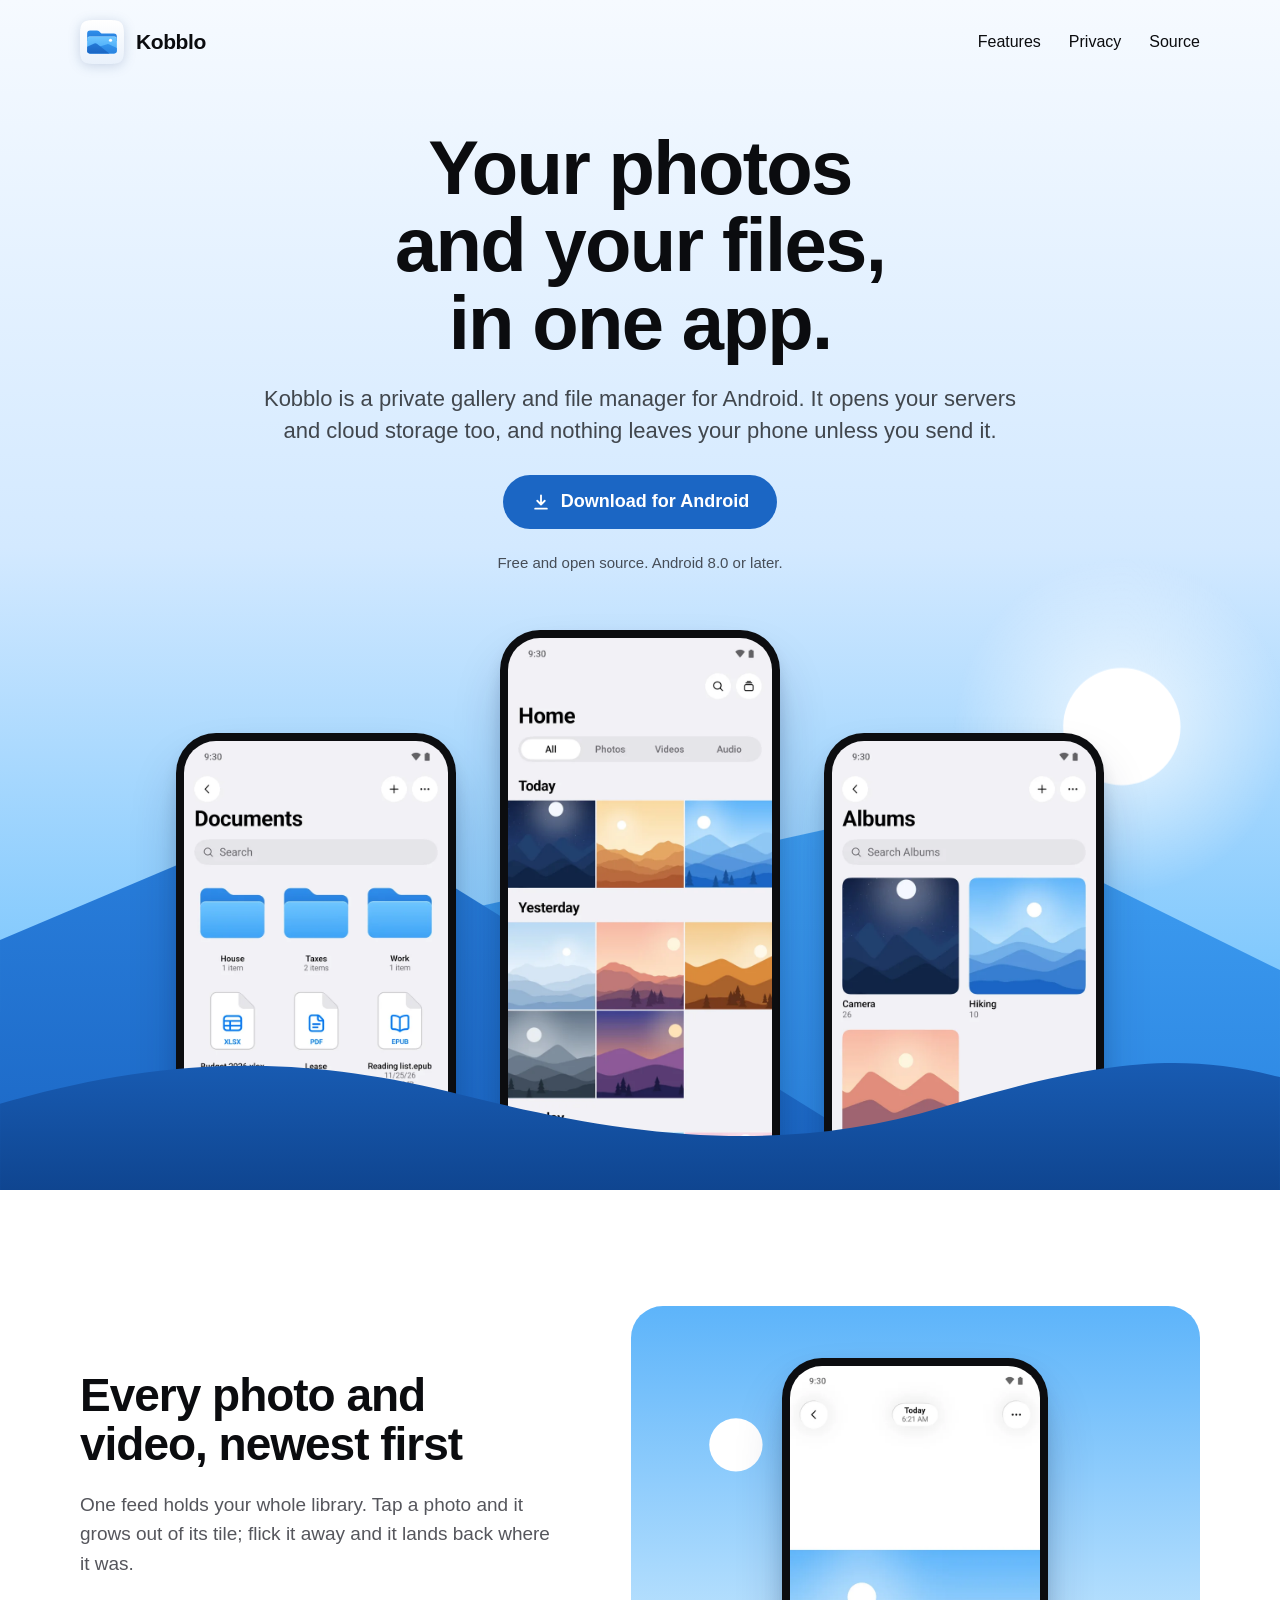
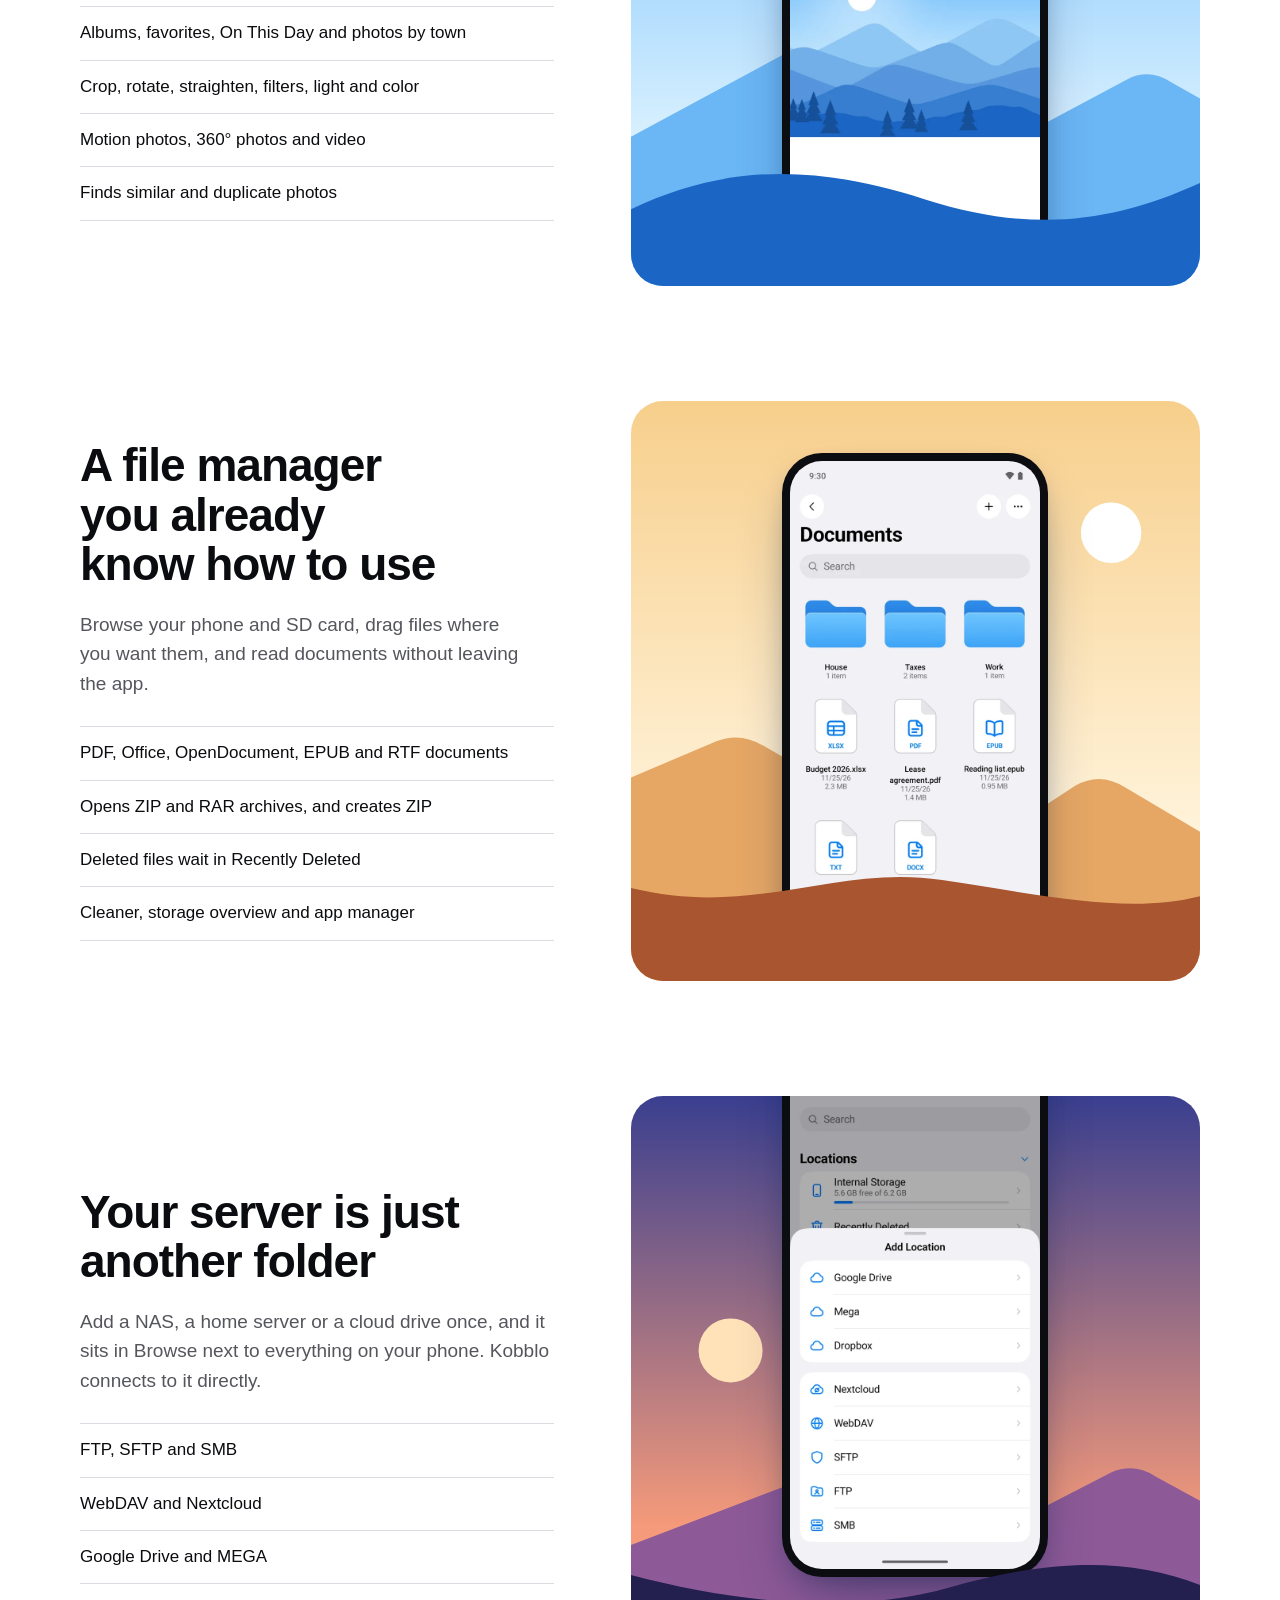
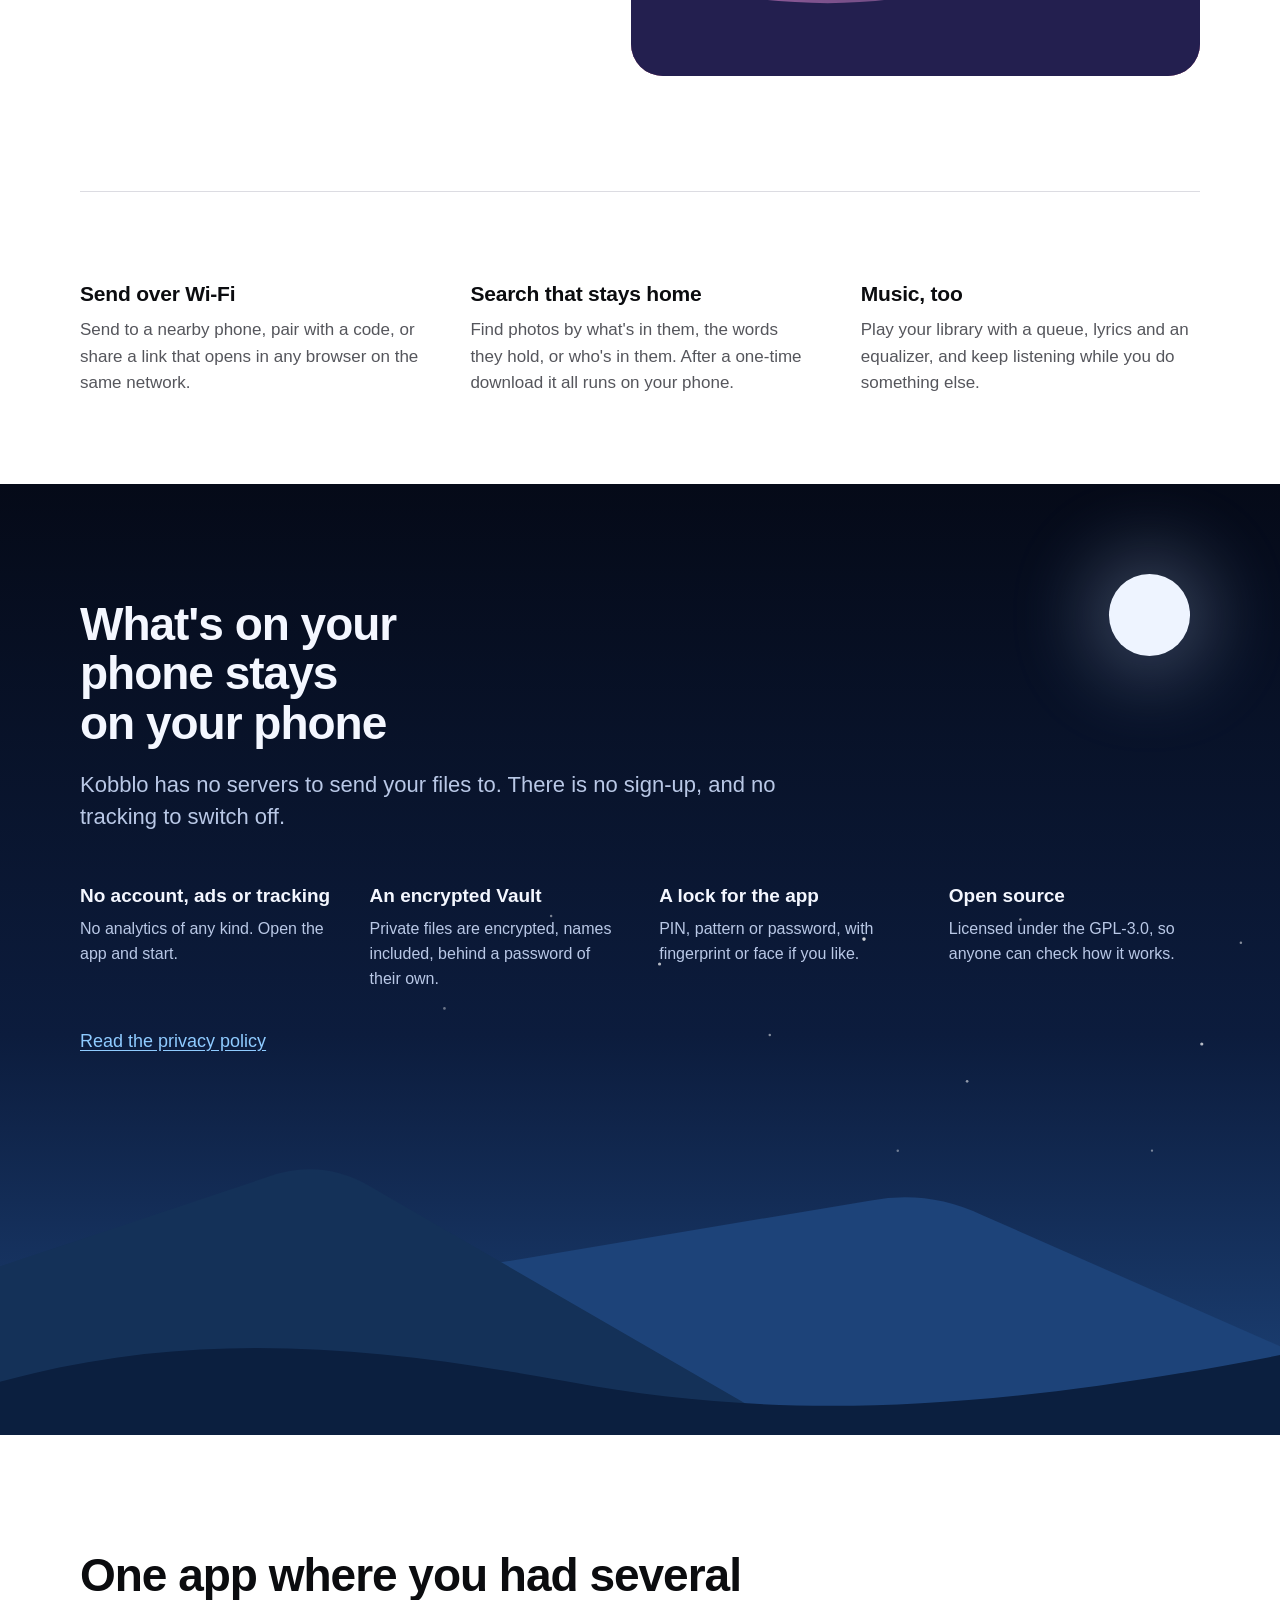
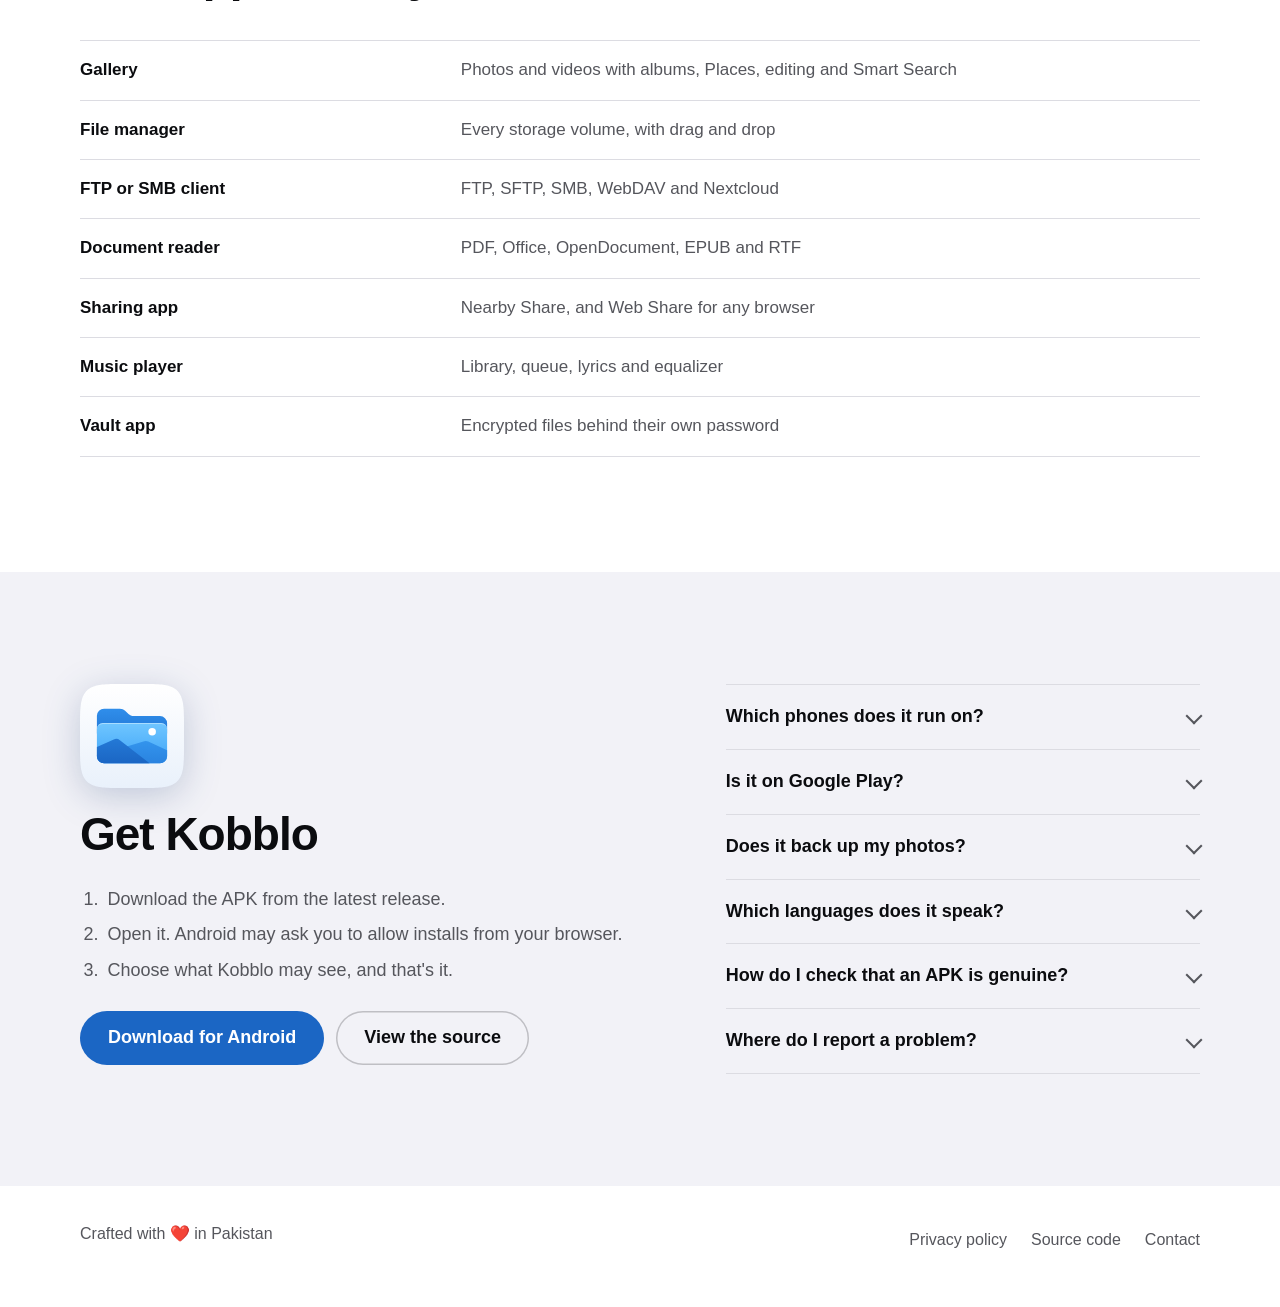
<file: index.html>
<!doctype html>
<html lang="en">
<head>
  <meta charset="utf-8">
  <meta name="viewport" content="width=device-width, initial-scale=1">
  <title>Kobblo – Gallery and File Manager for Android</title>
  <meta name="description" content="Kobblo is a private gallery and file manager for Android. Photos, files, servers and cloud storage in one app, with no account, no ads and no tracking.">
  <link rel="canonical" href="https://jkmulti.github.io/kobblo-web/">
  <link rel="icon" href="img/icon.svg" type="image/svg+xml">
  <link rel="icon" href="img/favicon.png" type="image/png" sizes="64x64">
  <link rel="apple-touch-icon" href="img/apple-touch-icon.png">
  <meta name="theme-color" content="#f6faff" media="(prefers-color-scheme: light)">
  <meta name="theme-color" content="#050a18" media="(prefers-color-scheme: dark)">
  <meta property="og:type" content="website">
  <meta property="og:title" content="Kobblo – Gallery and File Manager for Android">
  <meta property="og:description" content="Your photos and your files, in one private app.">
  <meta property="og:url" content="https://jkmulti.github.io/kobblo-web/">
  <meta property="og:image" content="https://jkmulti.github.io/kobblo-web/img/share.png">
  <meta name="twitter:card" content="summary_large_image">
  <link rel="stylesheet" href="style.css">
</head>
<body>
  <a class="skip" href="#main">Skip to content</a>

  <section class="open">
    <svg class="land back" viewBox="0 0 1440 760" aria-hidden="true">
      <defs>
        <linearGradient id="far" x2="0" y2="1"><stop stop-color="var(--far-top)"/><stop offset="1" stop-color="var(--far-low)"/></linearGradient>
        <linearGradient id="near" x2="0" y2="1"><stop stop-color="var(--near-top)"/><stop offset="1" stop-color="var(--near-low)"/></linearGradient>
        <radialGradient id="glow"><stop stop-color="var(--sun)" stop-opacity=".75"/><stop offset="1" stop-color="var(--sun)" stop-opacity="0"/></radialGradient>
      </defs>
      <g class="sun"><circle cx="1262" cy="238" r="190" fill="url(#glow)"/><circle cx="1262" cy="238" r="66" fill="var(--sun)"/></g>
      <path fill="url(#far)" d="M0 560 L1000 338 Q1060 324 1116 352 L1440 512 V760 H0Z"/>
      <path fill="url(#near)" d="M0 478 L298 352 Q360 326 416 360 L1060 760 H0Z"/>
    </svg>

    <div class="wrap">
      <header class="site-head" style="position:relative;z-index:3">
        <a class="brand" href="./"><img src="img/icon.svg" width="44" height="44" alt="">Kobblo</a>
        <nav aria-label="Main">
          <a class="wide" href="#features">Features</a>
          <a href="privacy/">Privacy</a>
          <a href="https://github.com/JkMulti/Kobblo">Source</a>
        </nav>
      </header>

      <div class="copy">
        <h1>Your photos and your files, in one app.</h1>
        <p class="lead">Kobblo is a private gallery and file manager for Android. It opens your servers and cloud storage too, and nothing leaves your phone unless you send it.</p>
        <p class="actions">
          <a class="button" href="https://github.com/JkMulti/Kobblo/releases/latest">
            <svg viewBox="0 0 24 24" fill="none" stroke="currentColor" stroke-width="2.2" stroke-linecap="round" stroke-linejoin="round" aria-hidden="true"><path d="M12 4v11M7.5 10.5 12 15l4.5-4.5M5 20h14"/></svg>
            Download for Android
          </a>
        </p>
        <p class="note">Free and open source. Android 8.0 or later.</p>
      </div>
    </div>

    <div class="phones">
      <div class="phone"><picture><source srcset="img/documents-dark.webp" media="(prefers-color-scheme: dark)"><img src="img/documents.webp" width="630" height="1400" alt="A folder in Kobblo, with three blue folders and five documents"></picture></div>
      <div class="phone"><picture><source srcset="img/home-dark.webp" media="(prefers-color-scheme: dark)"><img src="img/home.webp" width="630" height="1400" alt="Kobblo's Home tab, with photos grouped under Today, Yesterday and Sunday"></picture></div>
      <div class="phone"><picture><source srcset="img/albums-dark.webp" media="(prefers-color-scheme: dark)"><img src="img/albums.webp" width="630" height="1400" alt="Albums in Kobblo: Camera, Hiking and Lake weekend"></picture></div>
    </div>

    <svg class="land front" viewBox="0 0 1440 190" aria-hidden="true">
      <defs><linearGradient id="fore" x2="0" y2="1"><stop stop-color="var(--fore-top)"/><stop offset="1" stop-color="var(--fore-low)"/></linearGradient></defs>
      <path fill="url(#fore)" d="M0 92 C180 40 330 34 520 82 S880 150 1060 96 1330 34 1440 62 V190 H0Z"/>
    </svg>
  </section>

  <main id="main">
    <div id="features" class="wrap">
      <section class="chapter">
        <div class="split">
          <div class="text">
            <h2>Every photo and video, newest first</h2>
            <p>One feed holds your whole library. Tap a photo and it grows out of its tile; flick it away and it lands back where it was.</p>
            <ul class="facts">
              <li>Albums, favorites, On This Day and photos by town</li>
              <li>Crop, rotate, straighten, filters, light and color</li>
              <li>Motion photos, 360° photos and video</li>
              <li>Finds similar and duplicate photos</li>
            </ul>
          </div>
          <div class="stage noon">
            <svg class="sun-dot" viewBox="0 0 640 580" aria-hidden="true"><circle cx="118" cy="120" r="30" fill="#fff"/></svg>
            <svg class="ridge" viewBox="0 0 640 300" preserveAspectRatio="none" aria-hidden="true"><path fill="#6bb6f5" d="M0 150 L176 66 Q210 52 244 70 L420 158 L560 92 Q584 82 608 96 L640 112 V300 H0Z"/></svg>
            <div class="phone"><picture><source srcset="img/viewer-dark.webp" media="(prefers-color-scheme: dark)"><img loading="lazy" src="img/viewer.webp" width="630" height="1400" alt="A photo open in Kobblo, with a strip of the other photos below it"></picture></div>
            <svg class="ridge fore" viewBox="0 0 640 300" preserveAspectRatio="none" aria-hidden="true"><path fill="#1b66c4" d="M0 222 C110 176 210 178 330 212 S540 236 640 196 V300 H0Z"/></svg>
          </div>
        </div>
      </section>

      <section class="chapter">
        <div class="split">
          <div class="text">
            <h2>A file manager you already know how to use</h2>
            <p>Browse your phone and SD card, drag files where you want them, and read documents without leaving the app.</p>
            <ul class="facts">
              <li>PDF, Office, OpenDocument, EPUB and RTF documents</li>
              <li>Opens ZIP and RAR archives, and creates ZIP</li>
              <li>Deleted files wait in Recently Deleted</li>
              <li>Cleaner, storage overview and app manager</li>
            </ul>
          </div>
          <div class="stage gold">
            <svg class="sun-dot" viewBox="0 0 640 580" aria-hidden="true"><circle cx="540" cy="112" r="34" fill="#fff"/></svg>
            <svg class="ridge" viewBox="0 0 640 300" preserveAspectRatio="none" aria-hidden="true"><path fill="#e6a765" d="M0 96 L96 60 Q124 50 152 66 L372 178 L500 104 Q528 90 556 106 L640 150 V300 H0Z"/></svg>
            <div class="phone"><picture><source srcset="img/documents-dark.webp" media="(prefers-color-scheme: dark)"><img loading="lazy" src="img/documents.webp" width="630" height="1400" alt="The Documents folder in Kobblo"></picture></div>
            <svg class="ridge fore" viewBox="0 0 640 300" preserveAspectRatio="none" aria-hidden="true"><path fill="#a9552f" d="M0 206 C140 236 230 182 350 198 S560 232 640 214 V300 H0Z"/></svg>
          </div>
        </div>
      </section>

      <section class="chapter">
        <div class="split">
          <div class="text">
            <h2>Your server is just another folder</h2>
            <p>Add a NAS, a home server or a cloud drive once, and it sits in Browse next to everything on your phone. Kobblo connects to it directly.</p>
            <ul class="facts">
              <li>FTP, SFTP and SMB</li>
              <li>WebDAV and Nextcloud</li>
              <li>Google Drive and MEGA</li>
            </ul>
          </div>
          <div class="stage dusk">
            <svg class="sun-dot" viewBox="0 0 640 580" aria-hidden="true"><circle cx="112" cy="250" r="36" fill="#ffe2b8"/></svg>
            <svg class="ridge" viewBox="0 0 640 300" preserveAspectRatio="none" aria-hidden="true"><path fill="#8d5a97" d="M0 168 L250 84 Q290 70 328 92 L430 146 L540 96 Q566 86 590 100 L640 124 V300 H0Z"/></svg>
            <div class="phone"><picture><source srcset="img/locations-dark.webp" media="(prefers-color-scheme: dark)"><img loading="lazy" src="img/locations.webp" width="630" height="1400" alt="The Add Location sheet, listing cloud storage and server types"></picture></div>
            <svg class="ridge fore" viewBox="0 0 640 300" preserveAspectRatio="none" aria-hidden="true"><path fill="#231f4f" d="M0 198 C120 226 250 238 360 210 S560 180 640 208 V300 H0Z"/></svg>
          </div>
        </div>
      </section>

      <section class="more columns" aria-label="More in Kobblo">
        <div>
          <h3>Send over Wi-Fi</h3>
          <p>Send to a nearby phone, pair with a code, or share a link that opens in any browser on the same network.</p>
        </div>
        <div>
          <h3>Search that stays home</h3>
          <p>Find photos by what's in them, the words they hold, or who's in them. After a one-time download it all runs on your phone.</p>
        </div>
        <div>
          <h3>Music, too</h3>
          <p>Play your library with a queue, lyrics and an equalizer, and keep listening while you do something else.</p>
        </div>
      </section>
    </div>

    <section class="night" aria-labelledby="private">
      <i class="moon" aria-hidden="true"></i>
      <svg class="sky" viewBox="0 0 1440 620" aria-hidden="true">
        <g fill="#fff">
          <circle cx="742" cy="90" r="1.8" opacity=".7"/><circle cx="866" cy="170" r="1.4" opacity=".5"/><circle cx="972" cy="62" r="2" opacity=".8"/><circle cx="1088" cy="222" r="1.5" opacity=".55"/><circle cx="1148" cy="40" r="1.4" opacity=".6"/><circle cx="1352" cy="180" r="1.8" opacity=".7"/><circle cx="1396" cy="66" r="1.4" opacity=".5"/><circle cx="620" cy="36" r="1.4" opacity=".45"/><circle cx="500" cy="140" r="1.5" opacity=".4"/><circle cx="1010" cy="300" r="1.4" opacity=".4"/><circle cx="1296" cy="300" r="1.3" opacity=".45"/>
        </g>
        <path fill="#1d4379" d="M0 520 L980 356 Q1044 344 1104 372 L1440 520 V620 H0Z"/>
        <path fill="#143158" d="M0 430 L300 330 Q360 308 416 340 L900 620 H0Z"/>
        <path fill="#0b1f3f" d="M0 560 C220 500 420 520 640 560 S1080 600 1440 530 V620 H0Z"/>
      </svg>
      <div class="wrap">
        <h2 id="private">What's on your phone stays on your phone</h2>
        <p class="lead">Kobblo has no servers to send your files to. There is no sign-up, and no tracking to switch off.</p>
        <dl>
          <div><dt>No account, ads or tracking</dt><dd>No analytics of any kind. Open the app and start.</dd></div>
          <div><dt>An encrypted Vault</dt><dd>Private files are encrypted, names included, behind a password of their own.</dd></div>
          <div><dt>A lock for the app</dt><dd>PIN, pattern or password, with fingerprint or face if you like.</dd></div>
          <div><dt>Open source</dt><dd>Licensed under the GPL-3.0, so anyone can check how it works.</dd></div>
        </dl>
        <p class="policy"><a href="privacy/">Read the privacy policy</a></p>
      </div>
    </section>

    <section class="chapter wrap">
      <h2>One app where you had several</h2>
      <table class="swap">
        <tbody>
          <tr><th scope="row">Gallery</th><td>Photos and videos with albums, Places, editing and Smart Search</td></tr>
          <tr><th scope="row">File manager</th><td>Every storage volume, with drag and drop</td></tr>
          <tr><th scope="row">FTP or SMB client</th><td>FTP, SFTP, SMB, WebDAV and Nextcloud</td></tr>
          <tr><th scope="row">Document reader</th><td>PDF, Office, OpenDocument, EPUB and RTF</td></tr>
          <tr><th scope="row">Sharing app</th><td>Nearby Share, and Web Share for any browser</td></tr>
          <tr><th scope="row">Music player</th><td>Library, queue, lyrics and equalizer</td></tr>
          <tr><th scope="row">Vault app</th><td>Encrypted files behind their own password</td></tr>
        </tbody>
      </table>
    </section>

    <section class="get" aria-labelledby="get">
      <div class="wrap">
        <div class="start">
          <img src="img/icon.svg" width="104" height="104" alt="Kobblo's icon: a blue folder with hills and a sun">
          <h2 id="get">Get Kobblo</h2>
          <ol>
            <li>Download the APK from the latest release.</li>
            <li>Open it. Android may ask you to allow installs from your browser.</li>
            <li>Choose what Kobblo may see, and that's it.</li>
          </ol>
          <p class="actions">
            <a class="button" href="https://github.com/JkMulti/Kobblo/releases/latest">Download for Android</a>
            <a class="button plain" href="https://github.com/JkMulti/Kobblo">View the source</a>
          </p>
        </div>
        <div>
          <details>
            <summary>Which phones does it run on?</summary>
            <p>Android 8.0 or later. Smart Search, text in photos and People need Android 11 or later.</p>
          </details>
          <details>
            <summary>Is it on Google Play?</summary>
            <p>Not at the moment. Every release is published on GitHub, with its checksum.</p>
          </details>
          <details>
            <summary>Does it back up my photos?</summary>
            <p>No. Kobblo keeps your library on your phone and never uploads it on its own.</p>
          </details>
          <details>
            <summary>Which languages does it speak?</summary>
            <p>Sixteen, including Urdu and Arabic, which read right to left.</p>
          </details>
          <details>
            <summary>How do I check that an APK is genuine?</summary>
            <p>Every release is signed with the same key. Compare its certificate's SHA-256 with this one:<br><code>5C:08:20:20:0E:35:20:3C:AF:AB:C9:CD:17:E2:02:B4:D5:F6:38:C1:1D:C6:5E:A4:CF:10:28:D1:2B:46:48:99</code></p>
          </details>
          <details>
            <summary>Where do I report a problem?</summary>
            <p>Open an <a href="https://github.com/JkMulti/Kobblo/issues">issue on GitHub</a>, or write to <a href="mailto:bitbyteapps51@gmail.com">bitbyteapps51@gmail.com</a>.</p>
          </details>
        </div>
      </div>
    </section>
  </main>

  <footer class="wrap site-foot">
    <span>Crafted with ❤️ in Pakistan</span>
    <nav aria-label="Footer">
      <a href="privacy/">Privacy policy</a>
      <a href="https://github.com/JkMulti/Kobblo">Source code</a>
      <a href="mailto:bitbyteapps51@gmail.com">Contact</a>
    </nav>
  </footer>
</body>
</html>
</file>
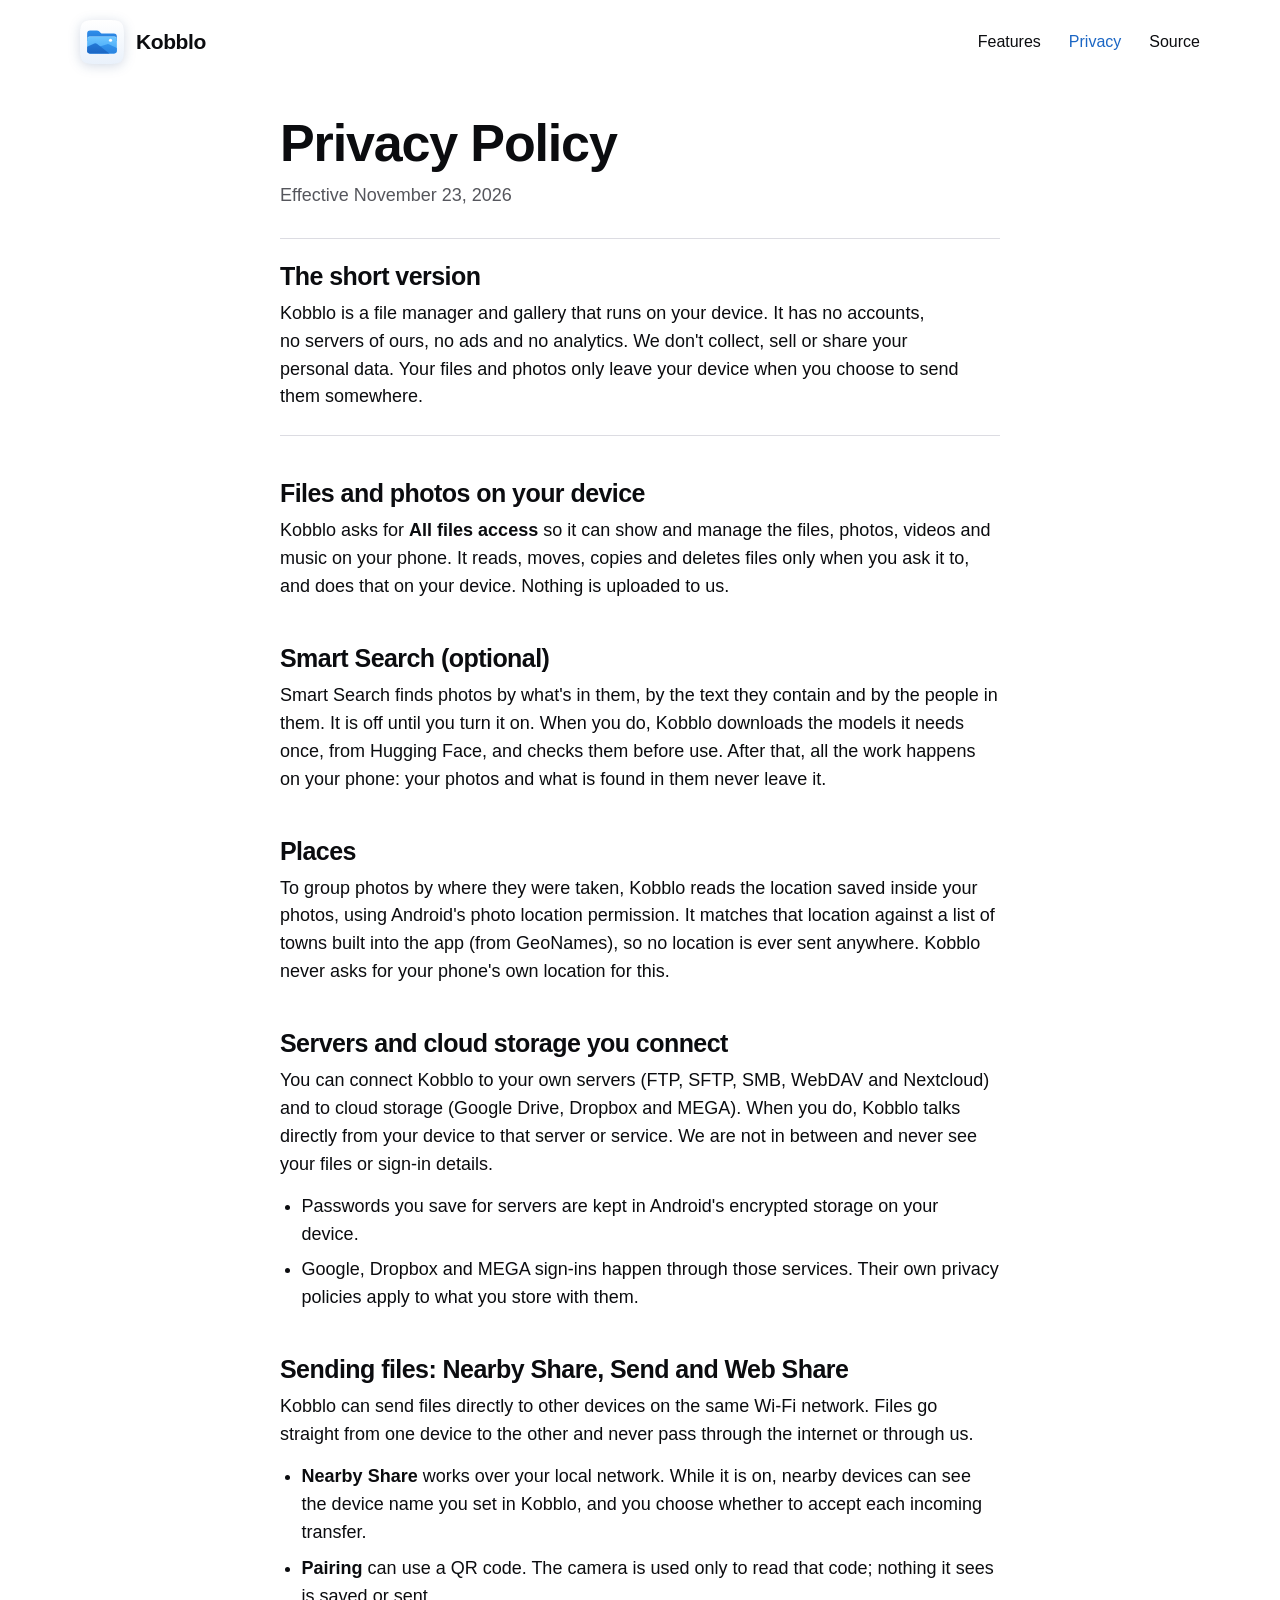
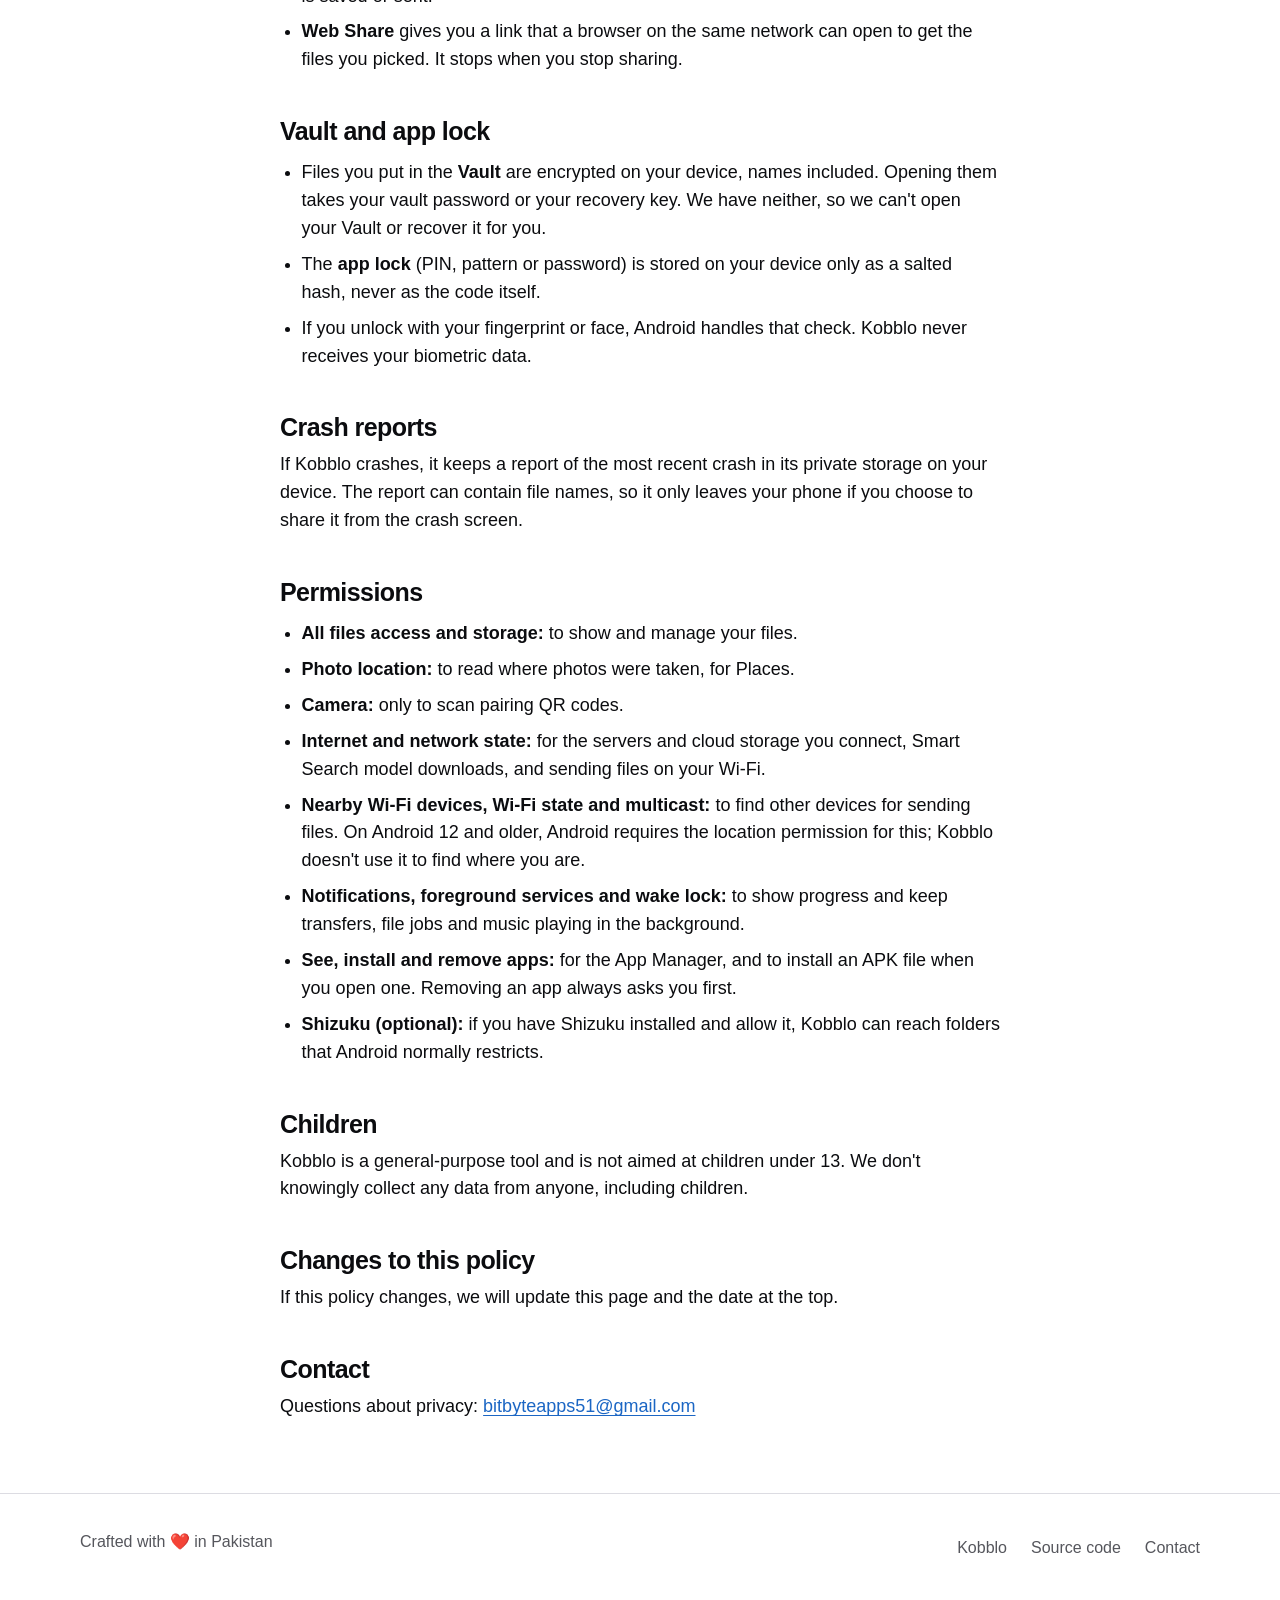
<file: privacy/index.html>
<!doctype html>
<html lang="en">
<head>
  <meta charset="utf-8">
  <meta name="viewport" content="width=device-width, initial-scale=1">
  <title>Privacy Policy – Kobblo</title>
  <meta name="description" content="How Kobblo handles your files and data: no accounts, no analytics, no ads, and nothing leaves your device unless you send it.">
  <link rel="canonical" href="https://jkmulti.github.io/kobblo-web/privacy/">
  <link rel="icon" href="../img/icon.svg" type="image/svg+xml">
  <link rel="icon" href="../img/favicon.png" type="image/png" sizes="64x64">
  <link rel="apple-touch-icon" href="../img/apple-touch-icon.png">
  <link rel="stylesheet" href="../style.css">
</head>
<body>
  <div class="wrap">
    <header class="site-head">
      <a class="brand" href="../"><img src="../img/icon.svg" width="44" height="44" alt="">Kobblo</a>
      <nav aria-label="Main">
        <a class="wide" href="../#features">Features</a>
        <a href="./" aria-current="page">Privacy</a>
        <a href="https://github.com/JkMulti/Kobblo">Source</a>
      </nav>
    </header>
  </div>

  <main class="reading">
    <h1>Privacy Policy</h1>
    <p class="meta">Effective November 23, 2026</p>

    <div class="summary">
      <h2>The short version</h2>
      <p>Kobblo is a file manager and gallery that runs on your device. It has no accounts, no servers of ours, no ads and no analytics. We don't collect, sell or share your personal data. Your files and photos only leave your device when you choose to send them somewhere.</p>
    </div>

    <h2>Files and photos on your device</h2>
    <p>Kobblo asks for <strong>All files access</strong> so it can show and manage the files, photos, videos and music on your phone. It reads, moves, copies and deletes files only when you ask it to, and does that on your device. Nothing is uploaded to us.</p>

    <h2>Smart Search (optional)</h2>
    <p>Smart Search finds photos by what's in them, by the text they contain and by the people in them. It is off until you turn it on. When you do, Kobblo downloads the models it needs once, from Hugging Face, and checks them before use. After that, all the work happens on your phone: your photos and what is found in them never leave it.</p>

    <h2>Places</h2>
    <p>To group photos by where they were taken, Kobblo reads the location saved inside your photos, using Android's photo location permission. It matches that location against a list of towns built into the app (from GeoNames), so no location is ever sent anywhere. Kobblo never asks for your phone's own location for this.</p>

    <h2>Servers and cloud storage you connect</h2>
    <p>You can connect Kobblo to your own servers (FTP, SFTP, SMB, WebDAV and Nextcloud) and to cloud storage (Google Drive, Dropbox and MEGA). When you do, Kobblo talks directly from your device to that server or service. We are not in between and never see your files or sign-in details.</p>
    <ul>
      <li>Passwords you save for servers are kept in Android's encrypted storage on your device.</li>
      <li>Google, Dropbox and MEGA sign-ins happen through those services. Their own privacy policies apply to what you store with them.</li>
    </ul>

    <h2>Sending files: Nearby Share, Send and Web Share</h2>
    <p>Kobblo can send files directly to other devices on the same Wi-Fi network. Files go straight from one device to the other and never pass through the internet or through us.</p>
    <ul>
      <li><strong>Nearby Share</strong> works over your local network. While it is on, nearby devices can see the device name you set in Kobblo, and you choose whether to accept each incoming transfer.</li>
      <li><strong>Pairing</strong> can use a QR code. The camera is used only to read that code; nothing it sees is saved or sent.</li>
      <li><strong>Web Share</strong> gives you a link that a browser on the same network can open to get the files you picked. It stops when you stop sharing.</li>
    </ul>

    <h2>Vault and app lock</h2>
    <ul>
      <li>Files you put in the <strong>Vault</strong> are encrypted on your device, names included. Opening them takes your vault password or your recovery key. We have neither, so we can't open your Vault or recover it for you.</li>
      <li>The <strong>app lock</strong> (PIN, pattern or password) is stored on your device only as a salted hash, never as the code itself.</li>
      <li>If you unlock with your fingerprint or face, Android handles that check. Kobblo never receives your biometric data.</li>
    </ul>

    <h2>Crash reports</h2>
    <p>If Kobblo crashes, it keeps a report of the most recent crash in its private storage on your device. The report can contain file names, so it only leaves your phone if you choose to share it from the crash screen.</p>

    <h2>Permissions</h2>
    <ul>
      <li><strong>All files access and storage:</strong> to show and manage your files.</li>
      <li><strong>Photo location:</strong> to read where photos were taken, for Places.</li>
      <li><strong>Camera:</strong> only to scan pairing QR codes.</li>
      <li><strong>Internet and network state:</strong> for the servers and cloud storage you connect, Smart Search model downloads, and sending files on your Wi-Fi.</li>
      <li><strong>Nearby Wi-Fi devices, Wi-Fi state and multicast:</strong> to find other devices for sending files. On Android 12 and older, Android requires the location permission for this; Kobblo doesn't use it to find where you are.</li>
      <li><strong>Notifications, foreground services and wake lock:</strong> to show progress and keep transfers, file jobs and music playing in the background.</li>
      <li><strong>See, install and remove apps:</strong> for the App Manager, and to install an APK file when you open one. Removing an app always asks you first.</li>
      <li><strong>Shizuku (optional):</strong> if you have Shizuku installed and allow it, Kobblo can reach folders that Android normally restricts.</li>
    </ul>

    <h2>Children</h2>
    <p>Kobblo is a general-purpose tool and is not aimed at children under 13. We don't knowingly collect any data from anyone, including children.</p>

    <h2>Changes to this policy</h2>
    <p>If this policy changes, we will update this page and the date at the top.</p>

    <h2>Contact</h2>
    <p>Questions about privacy: <a href="mailto:bitbyteapps51@gmail.com">bitbyteapps51@gmail.com</a></p>
  </main>

  <div class="foot-line">
    <footer class="wrap site-foot">
      <span>Crafted with ❤️ in Pakistan</span>
      <nav aria-label="Footer">
        <a href="../">Kobblo</a>
        <a href="https://github.com/JkMulti/Kobblo">Source code</a>
        <a href="mailto:bitbyteapps51@gmail.com">Contact</a>
      </nav>
    </footer>
  </div>
</body>
</html>
</file>
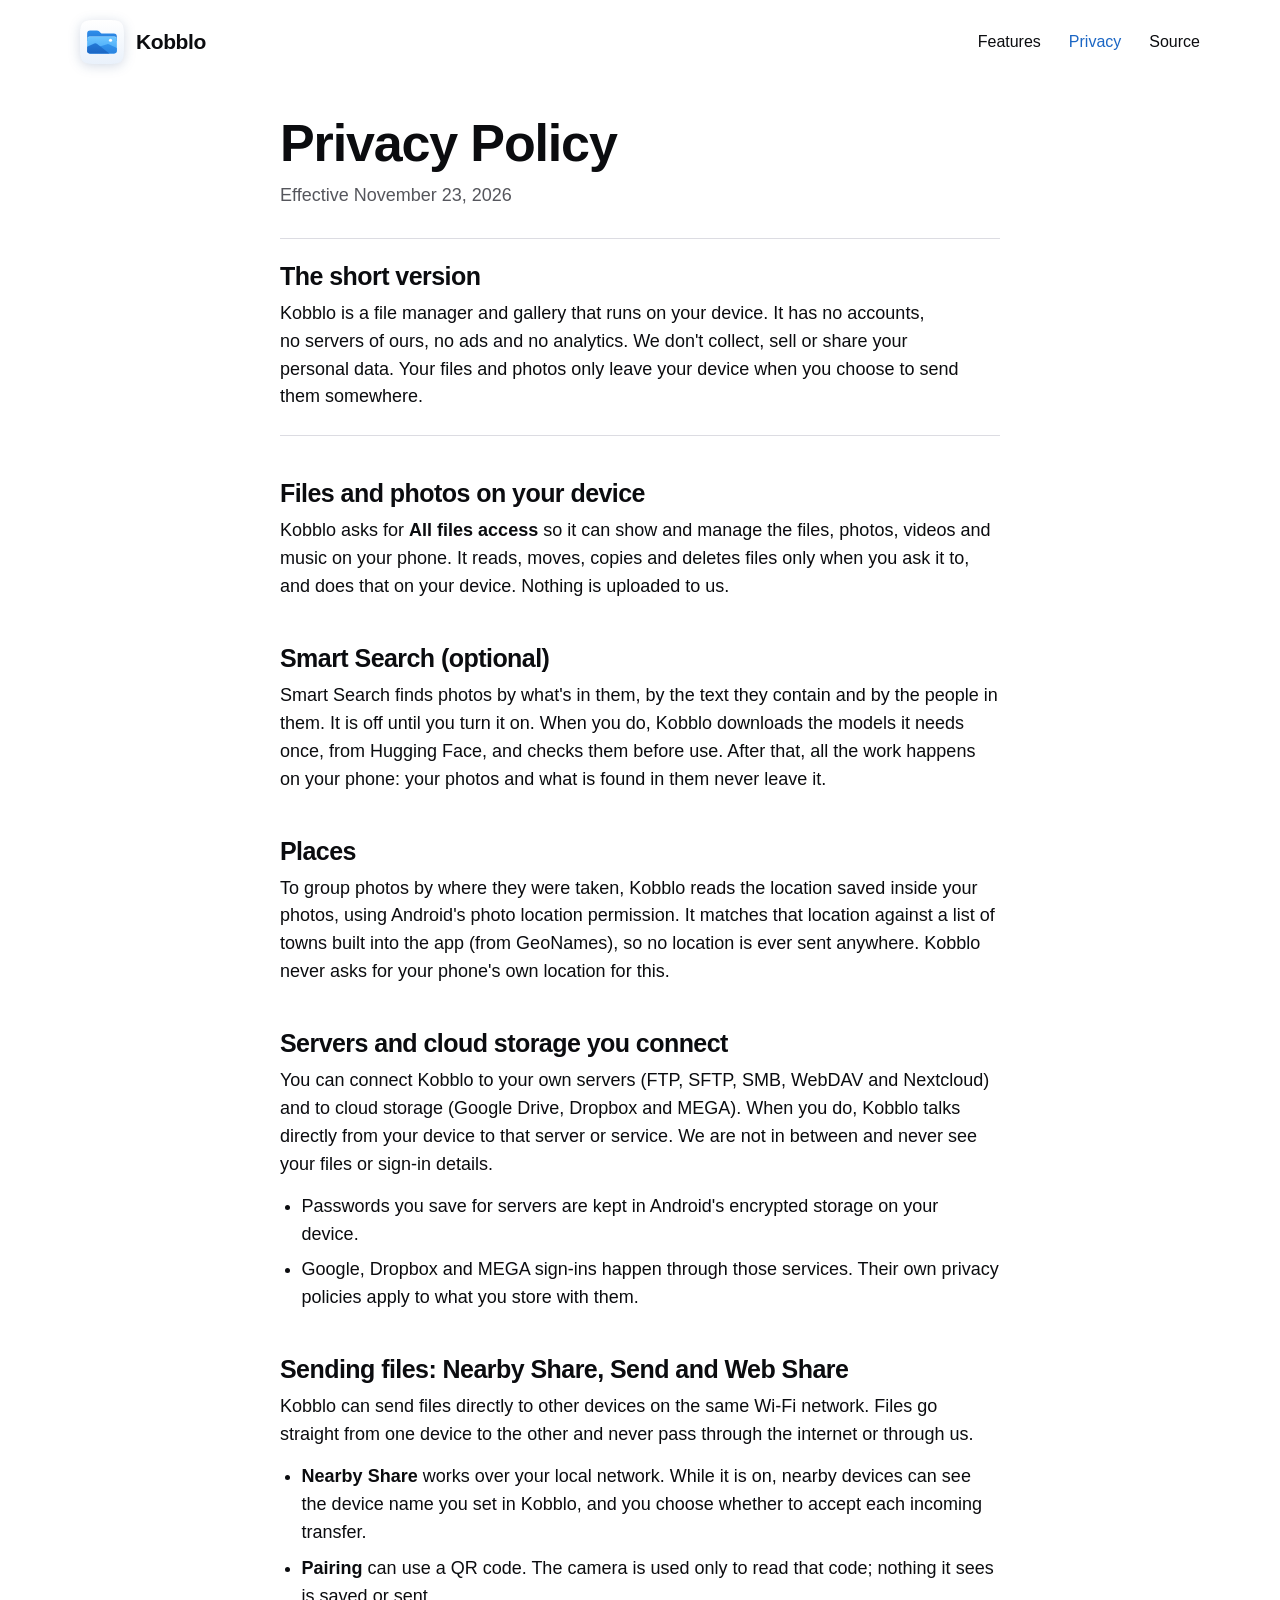
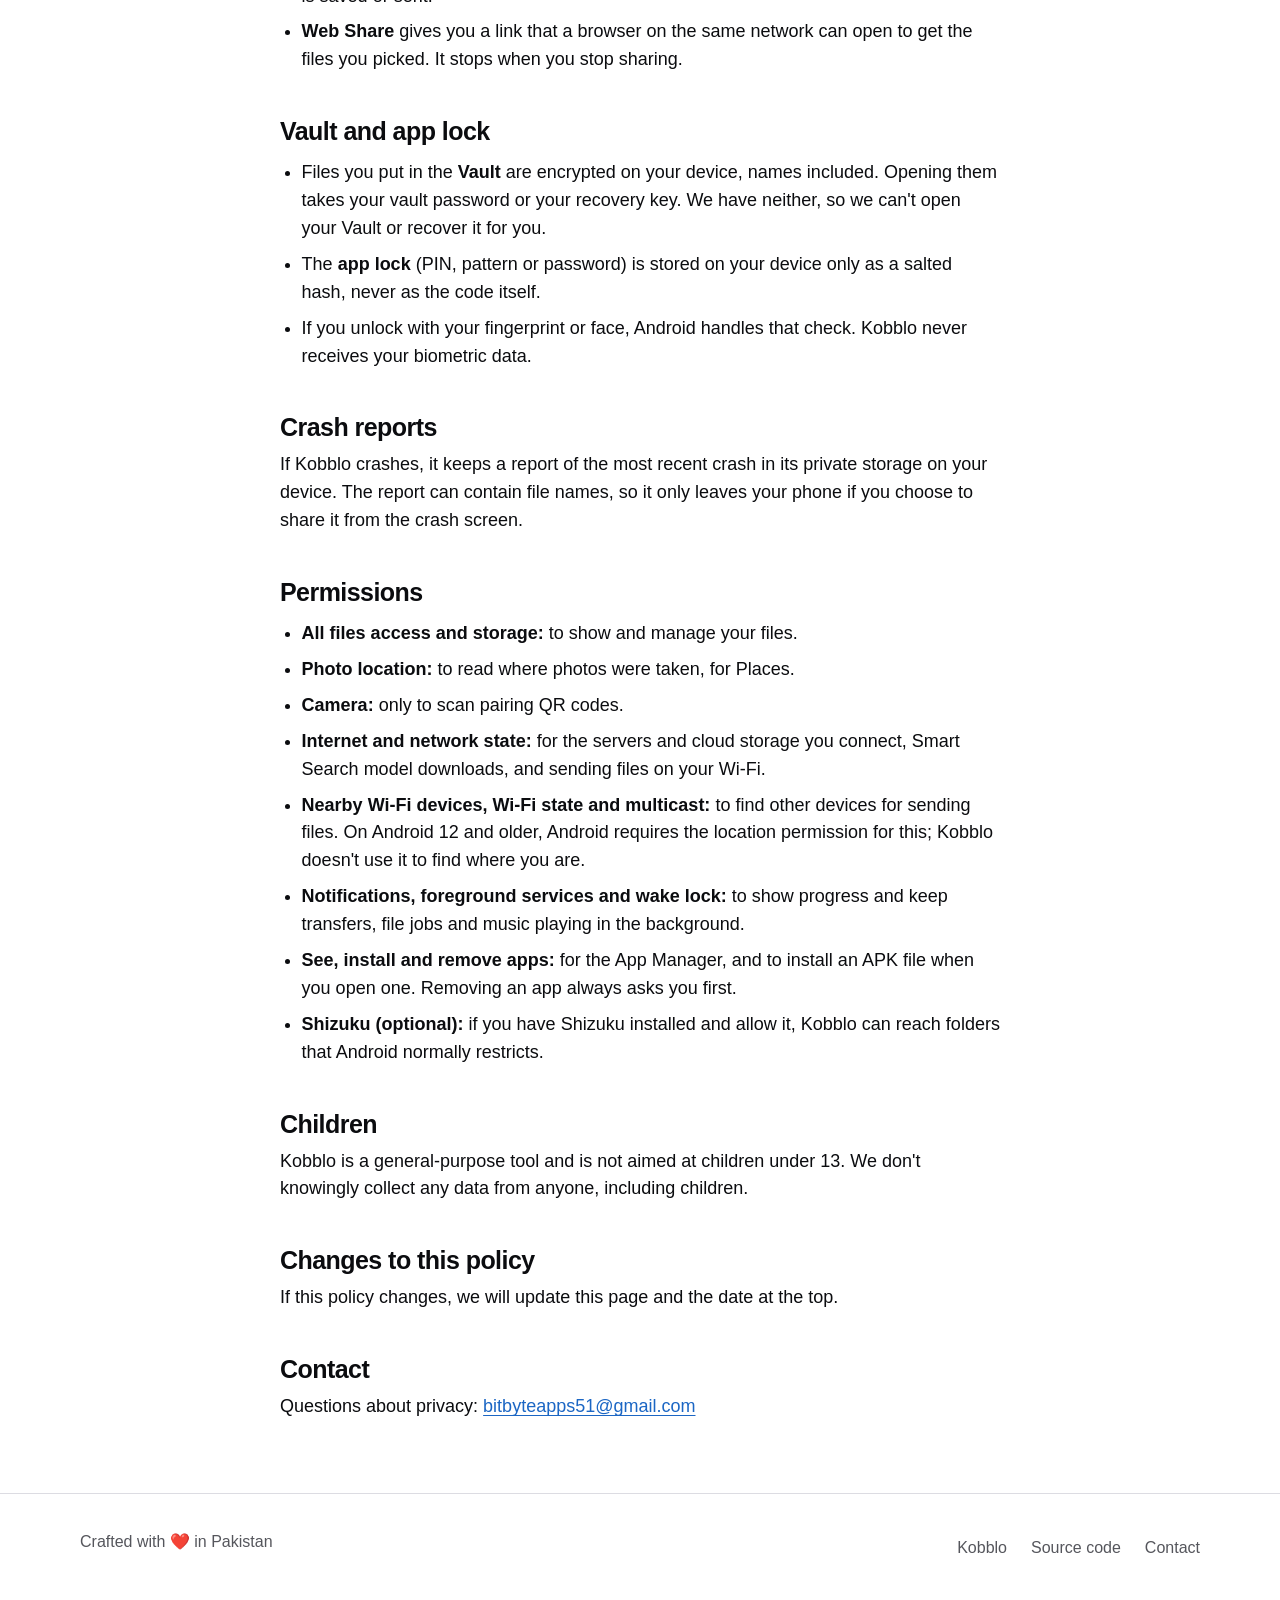
<file: kobblo/privacy/index.html>
<!doctype html>
<html lang="en">
<head>
  <meta charset="utf-8">
  <meta name="viewport" content="width=device-width, initial-scale=1">
  <title>Privacy Policy – Kobblo</title>
  <meta name="description" content="How Kobblo handles your files and data: no accounts, no analytics, no ads, and nothing leaves your device unless you send it.">
  <link rel="canonical" href="https://jkmulti.github.io/kobblo/privacy/">
  <link rel="icon" href="../img/icon.svg" type="image/svg+xml">
  <link rel="icon" href="../img/favicon.png" type="image/png" sizes="64x64">
  <link rel="apple-touch-icon" href="../img/apple-touch-icon.png">
  <link rel="stylesheet" href="../style.css">
</head>
<body>
  <div class="wrap">
    <header class="site-head">
      <a class="brand" href="../"><img src="../img/icon.svg" width="44" height="44" alt="">Kobblo</a>
      <nav aria-label="Main">
        <a class="wide" href="../#features">Features</a>
        <a href="./" aria-current="page">Privacy</a>
        <a href="https://github.com/JkMulti/Kobblo">Source</a>
      </nav>
    </header>
  </div>

  <main class="reading">
    <h1>Privacy Policy</h1>
    <p class="meta">Effective November 23, 2026</p>

    <div class="summary">
      <h2>The short version</h2>
      <p>Kobblo is a file manager and gallery that runs on your device. It has no accounts, no servers of ours, no ads and no analytics. We don't collect, sell or share your personal data. Your files and photos only leave your device when you choose to send them somewhere.</p>
    </div>

    <h2>Files and photos on your device</h2>
    <p>Kobblo asks for <strong>All files access</strong> so it can show and manage the files, photos, videos and music on your phone. It reads, moves, copies and deletes files only when you ask it to, and does that on your device. Nothing is uploaded to us.</p>

    <h2>Smart Search (optional)</h2>
    <p>Smart Search finds photos by what's in them, by the text they contain and by the people in them. It is off until you turn it on. When you do, Kobblo downloads the models it needs once, from Hugging Face, and checks them before use. After that, all the work happens on your phone: your photos and what is found in them never leave it.</p>

    <h2>Places</h2>
    <p>To group photos by where they were taken, Kobblo reads the location saved inside your photos, using Android's photo location permission. It matches that location against a list of towns built into the app (from GeoNames), so no location is ever sent anywhere. Kobblo never asks for your phone's own location for this.</p>

    <h2>Servers and cloud storage you connect</h2>
    <p>You can connect Kobblo to your own servers (FTP, SFTP, SMB, WebDAV and Nextcloud) and to cloud storage (Google Drive, Dropbox and MEGA). When you do, Kobblo talks directly from your device to that server or service. We are not in between and never see your files or sign-in details.</p>
    <ul>
      <li>Passwords you save for servers are kept in Android's encrypted storage on your device.</li>
      <li>Google, Dropbox and MEGA sign-ins happen through those services. Their own privacy policies apply to what you store with them.</li>
    </ul>

    <h2>Sending files: Nearby Share, Send and Web Share</h2>
    <p>Kobblo can send files directly to other devices on the same Wi-Fi network. Files go straight from one device to the other and never pass through the internet or through us.</p>
    <ul>
      <li><strong>Nearby Share</strong> works over your local network. While it is on, nearby devices can see the device name you set in Kobblo, and you choose whether to accept each incoming transfer.</li>
      <li><strong>Pairing</strong> can use a QR code. The camera is used only to read that code; nothing it sees is saved or sent.</li>
      <li><strong>Web Share</strong> gives you a link that a browser on the same network can open to get the files you picked. It stops when you stop sharing.</li>
    </ul>

    <h2>Vault and app lock</h2>
    <ul>
      <li>Files you put in the <strong>Vault</strong> are encrypted on your device, names included. Opening them takes your vault password or your recovery key. We have neither, so we can't open your Vault or recover it for you.</li>
      <li>The <strong>app lock</strong> (PIN, pattern or password) is stored on your device only as a salted hash, never as the code itself.</li>
      <li>If you unlock with your fingerprint or face, Android handles that check. Kobblo never receives your biometric data.</li>
    </ul>

    <h2>Crash reports</h2>
    <p>If Kobblo crashes, it keeps a report of the most recent crash in its private storage on your device. The report can contain file names, so it only leaves your phone if you choose to share it from the crash screen.</p>

    <h2>Permissions</h2>
    <ul>
      <li><strong>All files access and storage:</strong> to show and manage your files.</li>
      <li><strong>Photo location:</strong> to read where photos were taken, for Places.</li>
      <li><strong>Camera:</strong> only to scan pairing QR codes.</li>
      <li><strong>Internet and network state:</strong> for the servers and cloud storage you connect, Smart Search model downloads, and sending files on your Wi-Fi.</li>
      <li><strong>Nearby Wi-Fi devices, Wi-Fi state and multicast:</strong> to find other devices for sending files. On Android 12 and older, Android requires the location permission for this; Kobblo doesn't use it to find where you are.</li>
      <li><strong>Notifications, foreground services and wake lock:</strong> to show progress and keep transfers, file jobs and music playing in the background.</li>
      <li><strong>See, install and remove apps:</strong> for the App Manager, and to install an APK file when you open one. Removing an app always asks you first.</li>
      <li><strong>Shizuku (optional):</strong> if you have Shizuku installed and allow it, Kobblo can reach folders that Android normally restricts.</li>
    </ul>

    <h2>Children</h2>
    <p>Kobblo is a general-purpose tool and is not aimed at children under 13. We don't knowingly collect any data from anyone, including children.</p>

    <h2>Changes to this policy</h2>
    <p>If this policy changes, we will update this page and the date at the top.</p>

    <h2>Contact</h2>
    <p>Questions about privacy: <a href="mailto:bitbyteapps51@gmail.com">bitbyteapps51@gmail.com</a></p>
  </main>

  <div class="foot-line">
    <footer class="wrap site-foot">
      <span>Crafted with ❤️ in Pakistan</span>
      <nav aria-label="Footer">
        <a href="../">Kobblo</a>
        <a href="https://github.com/JkMulti/Kobblo">Source code</a>
        <a href="mailto:bitbyteapps51@gmail.com">Contact</a>
      </nav>
    </footer>
  </div>
</body>
</html>
</file>
<file: style.css>
/* Kobblo's website. The colors are the app icon's: its blues for the hills, its white for the sun. */
:root {
  color-scheme: light dark;
  --page: #ffffff;
  --band: #f2f2f7;
  --ink: #0b0c0f;
  --soft: #55565c;
  --rule: #dcdce2;
  --link: #1b66c4;
  --fill: #1b66c4;
  --fill-press: #16559f;
  --on-fill: #ffffff;
  --sky-top: #f6faff;
  --sky-mid: #d3e9ff;
  --sky-low: #7fc8fd;
  --sun: #ffffff;
  --far-top: #3f9ff2;
  --far-low: #2a83e0;
  --near-top: #2a80dd;
  --near-low: #1b66c4;
  --fore-top: #185bb2;
  --fore-low: #0f4590;
  --bezel: #0c0d10;
  --shadow: 0 30px 60px -20px rgba(8, 32, 74, .45), 0 10px 24px -10px rgba(8, 32, 74, .35);
}

@media (prefers-color-scheme: dark) {
  :root {
    --page: #000000;
    --band: #111113;
    --ink: #f5f5f7;
    --soft: #a6a6ad;
    --rule: #2c2c2e;
    --link: #58b0ff;
    --fill: #2f8eeb;
    --fill-press: #2479d6;
    --on-fill: #00132b;
    --sky-top: #050a18;
    --sky-mid: #0c1c3d;
    --sky-low: #24508f;
    --sun: #eef4ff;
    --far-top: #24508f;
    --far-low: #1b3f75;
    --near-top: #173763;
    --near-low: #102a50;
    --fore-top: #0c2142;
    --fore-low: #000000;
    --bezel: #26272b;
    --shadow: 0 30px 60px -20px rgba(0, 0, 0, .8), 0 10px 24px -10px rgba(0, 0, 0, .6);
  }
}

* { box-sizing: border-box; }

html { scroll-behavior: smooth; -webkit-text-size-adjust: 100%; }

body {
  margin: 0;
  background: var(--page);
  color: var(--ink);
  font: 18px/1.55 -apple-system, BlinkMacSystemFont, "Segoe UI", Roboto, "Helvetica Neue", Arial, sans-serif;
  -webkit-font-smoothing: antialiased;
}

img, svg { display: block; }
a { color: var(--link); text-underline-offset: 3px; }
:focus-visible { outline: 3px solid var(--link); outline-offset: 3px; border-radius: 6px; }

.wrap { width: min(1120px, 100% - 40px); margin-inline: auto; }

.skip { position: absolute; left: 20px; top: -60px; z-index: 5; background: var(--page); color: var(--ink); padding: 10px 16px; border-radius: 10px; }
.skip:focus { top: 12px; }

/* Header */

.site-head { display: flex; align-items: center; justify-content: space-between; gap: 20px; padding: 20px 0; }
.brand { display: inline-flex; align-items: center; gap: 12px; color: var(--ink); text-decoration: none; font-weight: 700; font-size: 21px; letter-spacing: -.02em; }
.brand img { width: 44px; height: 44px; filter: drop-shadow(0 2px 6px rgba(12, 50, 110, .18)); }
.site-head nav { display: flex; gap: 28px; }
.site-head nav a { color: var(--ink); text-decoration: none; font-size: 16px; padding: 10px 0; }
.site-head nav a:hover, .site-head nav a[aria-current="page"] { color: var(--link); }

/* Type */

h1, h2, h3 { margin: 0; letter-spacing: -.022em; text-wrap: balance; }
h1 { font-size: clamp(40px, 6.4vw, 76px); line-height: 1.02; font-weight: 750; }
h2 { font-size: clamp(30px, 4vw, 46px); line-height: 1.08; font-weight: 700; }
h3 { font-size: 21px; line-height: 1.3; font-weight: 650; letter-spacing: -.01em; }
p { margin: 0; text-wrap: pretty; }
.lead { font-size: clamp(18px, 1.9vw, 22px); line-height: 1.45; color: var(--soft); }
.note { font-size: 15px; color: var(--soft); }

/* Buttons */

.actions { display: flex; flex-wrap: wrap; align-items: center; gap: 12px; }
.button {
  display: inline-flex; align-items: center; justify-content: center; gap: 10px; min-height: 54px; padding: 0 28px;
  border-radius: 999px; background: var(--fill); color: var(--on-fill); font-size: 18px; font-weight: 600;
  text-decoration: none; transition: background-color .15s cubic-bezier(.4, 0, .2, 1);
}
.button:hover { background: var(--fill-press); }
.button svg { width: 20px; height: 20px; }
.button.plain { background: transparent; color: var(--ink); box-shadow: inset 0 0 0 1.5px color-mix(in srgb, var(--ink) 22%, transparent); }
.button.plain:hover { background: color-mix(in srgb, var(--ink) 7%, transparent); }

/* Opening: the app icon's landscape, with the app standing in it */

.open { position: relative; overflow: hidden; background: linear-gradient(var(--sky-top), var(--sky-mid) 46%, var(--sky-low) 82%); }
.open .land { position: absolute; left: 50%; bottom: 0; width: max(100%, 1100px); transform: translateX(-50%); height: auto; }
.open .front { z-index: 2; }
.open .sun { transform-box: fill-box; transform-origin: center; animation: rise 1.4s cubic-bezier(.2, .7, .2, 1) both; }
@keyframes rise { from { transform: translateY(90px); opacity: 0; } }
.open .copy { position: relative; z-index: 3; text-align: center; display: grid; justify-items: center; gap: 22px; padding: 44px 0 56px; }
.open h1 { max-width: 15ch; }
.open .lead { max-width: 35em; color: color-mix(in srgb, var(--ink) 74%, transparent); }
.open .actions { justify-content: center; margin-top: 6px; }
.open .note { color: color-mix(in srgb, var(--ink) 70%, transparent); }

.phones { position: relative; z-index: 1; display: flex; justify-content: center; align-items: flex-start; gap: clamp(18px, 3.4vw, 52px); height: clamp(380px, 47vw, 560px); }
.phone { flex: none; border-radius: 40px; padding: 8px; background: var(--bezel); box-shadow: var(--shadow); }
.phone img { width: clamp(200px, 22vw, 264px); height: auto; border-radius: 32px; }
.phones .phone:first-child, .phones .phone:last-child { margin-top: clamp(56px, 8vw, 110px); }

/* Chapters */

.chapter { padding: clamp(72px, 9vw, 128px) 0; }
.chapter + .chapter { padding-top: 0; }
.split { display: grid; grid-template-columns: minmax(0, 5fr) minmax(0, 6fr); gap: clamp(32px, 6vw, 88px); align-items: center; }
.split .text { display: grid; gap: 20px; }
.split .text p { color: var(--soft); font-size: 19px; }
.facts { list-style: none; margin: 8px 0 0; padding: 0; }
.facts li { padding: 13px 0; border-top: 1px solid var(--rule); font-size: 17px; }
.facts li:last-child { border-bottom: 1px solid var(--rule); }

/* Each chapter is later in the day: noon, gold, dusk, then the night of the privacy section. */
.stage { position: relative; overflow: hidden; border-radius: 32px; height: clamp(420px, 46vw, 580px); display: flex; justify-content: center; padding-top: 52px; }
.stage.noon { background: linear-gradient(#5db4fa, #d8f0ff 74%); }
.stage.gold { background: linear-gradient(#f7cf8c, #fff3da 74%); }
.stage.dusk { background: linear-gradient(#3a3f8f, #f59a7a 74%); }
.stage .sun-dot { position: absolute; inset: 0; width: 100%; height: 100%; }
.stage .ridge { position: absolute; left: 0; bottom: -2px; width: 100%; height: 52%; }
.stage .fore { z-index: 2; }
.stage .phone { position: relative; z-index: 1; align-self: flex-start; }
.stage .phone img { width: clamp(190px, 21vw, 250px); }
.stage.dusk .phone { margin-top: clamp(-142px, -11.6vw, -96px); }

/* More */

.more { border-top: 1px solid var(--rule); padding: clamp(56px, 7vw, 88px) 0; }
.columns { display: grid; grid-template-columns: repeat(3, minmax(0, 1fr)); gap: clamp(28px, 4vw, 56px); }
.columns div { display: grid; gap: 10px; align-content: start; }
.columns p { color: var(--soft); font-size: 17px; }

/* Night: privacy */

.night { position: relative; overflow: hidden; color: #f4f7ff; background: linear-gradient(#050a18, #0c1c3d 58%, #1d4379); }
.night .sky { position: absolute; left: 50%; bottom: 0; width: max(100%, 1100px); transform: translateX(-50%); height: auto; }
.night .moon { position: absolute; top: clamp(48px, 7vw, 104px); right: max(7vw, (100vw - 1120px) / 2 + 8px); width: clamp(56px, 6.4vw, 92px); aspect-ratio: 1; border-radius: 50%; background: #eef4ff; box-shadow: 0 0 80px 20px rgba(190, 214, 255, .28); }
.night .wrap { position: relative; padding: clamp(72px, 9vw, 120px) 0 clamp(240px, 30vw, 380px); }
.night h2 { max-width: 15ch; }
.night .lead { color: #b9c8e6; max-width: 33em; margin-top: 20px; }
.night dl { display: grid; grid-template-columns: repeat(4, minmax(0, 1fr)); gap: clamp(24px, 3vw, 40px); margin: 52px 0 0; }
.night dt { font-weight: 650; font-size: 19px; line-height: 1.3; }
.night dd { margin: 8px 0 0; color: #b9c8e6; font-size: 16px; }
.night a { color: #8fcbff; }
.night .policy { margin-top: 36px; }

/* Replaces */

.swap { border-collapse: collapse; width: 100%; margin-top: 40px; }
.swap th, .swap td { text-align: left; vertical-align: top; padding: 16px 24px 16px 0; border-top: 1px solid var(--rule); font-size: 17px; }
.swap tr:last-child > * { border-bottom: 1px solid var(--rule); }
.swap th { font-weight: 600; width: 34%; }
.swap td { color: var(--soft); }

/* Get it */

.get { background: var(--band); }
.get .wrap { display: grid; grid-template-columns: minmax(0, 6fr) minmax(0, 5fr); gap: clamp(36px, 6vw, 88px); padding: clamp(72px, 9vw, 112px) 0; align-items: start; }
.get .start { display: grid; gap: 22px; justify-items: start; }
.get .start > img { width: 104px; height: 104px; filter: drop-shadow(0 8px 18px rgba(12, 50, 110, .22)); }
.get ol { margin: 0; padding-left: 1.3em; color: var(--soft); }
.get ol li { padding: 4px 0 4px 4px; }
details { border-top: 1px solid var(--rule); }
details:last-of-type { border-bottom: 1px solid var(--rule); }
summary { cursor: pointer; list-style: none; display: flex; justify-content: space-between; gap: 16px; padding: 18px 0; font-weight: 600; }
summary::-webkit-details-marker { display: none; }
summary::after { content: ""; flex: none; width: 10px; height: 10px; margin-top: 7px; border-right: 2px solid var(--soft); border-bottom: 2px solid var(--soft); transform: rotate(45deg); transition: transform .15s; }
details[open] summary::after { transform: rotate(-135deg); margin-top: 12px; }
details p { color: var(--soft); font-size: 17px; padding: 0 0 20px; }
code { font: 14px/1.6 ui-monospace, SFMono-Regular, Menlo, Consolas, monospace; overflow-wrap: anywhere; }

/* Footer */

.site-foot { display: flex; flex-wrap: wrap; justify-content: space-between; gap: 16px 32px; padding: 36px 0 48px; color: var(--soft); font-size: 16px; }
.site-foot nav { display: flex; flex-wrap: wrap; gap: 8px 24px; }
.site-foot a { color: var(--soft); text-decoration: none; padding: 6px 0; }
.site-foot a:hover { color: var(--link); }

/* Reading pages: the privacy policy */

.reading { width: min(720px, 100% - 40px); margin: 0 auto; padding: 32px 0 72px; }
.reading h1 { font-size: clamp(36px, 5vw, 52px); }
.reading h2 { font-size: 25px; margin: 44px 0 10px; }
.reading p, .reading li { color: var(--ink); }
.reading .meta { color: var(--soft); margin: 12px 0 28px; }
.reading .summary { padding: 24px 0; border-block: 1px solid var(--rule); }
.reading .summary h2 { margin-top: 0; }
.reading ul { padding-left: 1.2em; margin: 14px 0 0; }
.reading li { margin: 8px 0; }
.foot-line { border-top: 1px solid var(--rule); }

@media (max-width: 900px) {
  .split, .get .wrap { grid-template-columns: minmax(0, 1fr); }
  .columns, .night dl { grid-template-columns: repeat(2, minmax(0, 1fr)); }
}

@media (max-width: 640px) {
  body { font-size: 17px; }
  .brand img { width: 40px; height: 40px; }
  .site-head nav { gap: 18px; }
  .site-head nav .wide { display: none; }
  .open .copy { padding: 28px 0 44px; gap: 18px; }
  .actions { width: 100%; }
  .actions .button { flex: 1 1 100%; }
  .get .start, .get .start .actions { width: 100%; }
  .phones { height: 430px; gap: 16px; }
  .phones .phone img { width: 218px; }
  .phones .phone:first-child, .phones .phone:last-child { margin-top: 72px; }
  .stage { height: 440px; padding-top: 36px; border-radius: 26px; }
  .stage .phone img { width: 204px; }
  .night h2 { max-width: 11ch; }
  .stage.dusk .phone { margin-top: -108px; }
  .night .sky g { display: none; }
  .columns, .night dl { grid-template-columns: minmax(0, 1fr); gap: 28px; }
  .swap, .swap tbody, .swap tr, .swap th, .swap td { display: block; width: 100%; }
  .swap tr { border-top: 1px solid var(--rule); padding: 14px 0; }
  .swap tr:last-child { border-bottom: 1px solid var(--rule); }
  .swap th, .swap td, .swap tr:last-child > * { border: 0; padding: 0; }
  .site-foot { flex-direction: column; }
}

@media (prefers-reduced-motion: reduce) {
  html { scroll-behavior: auto; }
  .open .sun { animation: none; }
  .button, summary::after { transition: none; }
}
</file>
<file: kobblo/style.css>
/* Kobblo's website. The colors are the app icon's: its blues for the hills, its white for the sun. */
:root {
  color-scheme: light dark;
  --page: #ffffff;
  --band: #f2f2f7;
  --ink: #0b0c0f;
  --soft: #55565c;
  --rule: #dcdce2;
  --link: #1b66c4;
  --fill: #1b66c4;
  --fill-press: #16559f;
  --on-fill: #ffffff;
  --sky-top: #f6faff;
  --sky-mid: #d3e9ff;
  --sky-low: #7fc8fd;
  --sun: #ffffff;
  --far-top: #3f9ff2;
  --far-low: #2a83e0;
  --near-top: #2a80dd;
  --near-low: #1b66c4;
  --fore-top: #185bb2;
  --fore-low: #0f4590;
  --bezel: #0c0d10;
  --shadow: 0 30px 60px -20px rgba(8, 32, 74, .45), 0 10px 24px -10px rgba(8, 32, 74, .35);
}

@media (prefers-color-scheme: dark) {
  :root {
    --page: #000000;
    --band: #111113;
    --ink: #f5f5f7;
    --soft: #a6a6ad;
    --rule: #2c2c2e;
    --link: #58b0ff;
    --fill: #2f8eeb;
    --fill-press: #2479d6;
    --on-fill: #00132b;
    --sky-top: #050a18;
    --sky-mid: #0c1c3d;
    --sky-low: #24508f;
    --sun: #eef4ff;
    --far-top: #24508f;
    --far-low: #1b3f75;
    --near-top: #173763;
    --near-low: #102a50;
    --fore-top: #0c2142;
    --fore-low: #000000;
    --bezel: #26272b;
    --shadow: 0 30px 60px -20px rgba(0, 0, 0, .8), 0 10px 24px -10px rgba(0, 0, 0, .6);
  }
}

* { box-sizing: border-box; }

html { scroll-behavior: smooth; -webkit-text-size-adjust: 100%; }

body {
  margin: 0;
  background: var(--page);
  color: var(--ink);
  font: 18px/1.55 -apple-system, BlinkMacSystemFont, "Segoe UI", Roboto, "Helvetica Neue", Arial, sans-serif;
  -webkit-font-smoothing: antialiased;
}

img, svg { display: block; }
a { color: var(--link); text-underline-offset: 3px; }
:focus-visible { outline: 3px solid var(--link); outline-offset: 3px; border-radius: 6px; }

.wrap { width: min(1120px, 100% - 40px); margin-inline: auto; }

.skip { position: absolute; left: 20px; top: -60px; z-index: 5; background: var(--page); color: var(--ink); padding: 10px 16px; border-radius: 10px; }
.skip:focus { top: 12px; }

/* Header */

.site-head { display: flex; align-items: center; justify-content: space-between; gap: 20px; padding: 20px 0; }
.brand { display: inline-flex; align-items: center; gap: 12px; color: var(--ink); text-decoration: none; font-weight: 700; font-size: 21px; letter-spacing: -.02em; }
.brand img { width: 44px; height: 44px; filter: drop-shadow(0 2px 6px rgba(12, 50, 110, .18)); }
.site-head nav { display: flex; gap: 28px; }
.site-head nav a { color: var(--ink); text-decoration: none; font-size: 16px; padding: 10px 0; }
.site-head nav a:hover, .site-head nav a[aria-current="page"] { color: var(--link); }

/* Type */

h1, h2, h3 { margin: 0; letter-spacing: -.022em; text-wrap: balance; }
h1 { font-size: clamp(40px, 6.4vw, 76px); line-height: 1.02; font-weight: 750; }
h2 { font-size: clamp(30px, 4vw, 46px); line-height: 1.08; font-weight: 700; }
h3 { font-size: 21px; line-height: 1.3; font-weight: 650; letter-spacing: -.01em; }
p { margin: 0; text-wrap: pretty; }
.lead { font-size: clamp(18px, 1.9vw, 22px); line-height: 1.45; color: var(--soft); }
.note { font-size: 15px; color: var(--soft); }

/* Buttons */

.actions { display: flex; flex-wrap: wrap; align-items: center; gap: 12px; }
.button {
  display: inline-flex; align-items: center; justify-content: center; gap: 10px; min-height: 54px; padding: 0 28px;
  border-radius: 999px; background: var(--fill); color: var(--on-fill); font-size: 18px; font-weight: 600;
  text-decoration: none; transition: background-color .15s cubic-bezier(.4, 0, .2, 1);
}
.button:hover { background: var(--fill-press); }
.button svg { width: 20px; height: 20px; }
.button.plain { background: transparent; color: var(--ink); box-shadow: inset 0 0 0 1.5px color-mix(in srgb, var(--ink) 22%, transparent); }
.button.plain:hover { background: color-mix(in srgb, var(--ink) 7%, transparent); }

/* Opening: the app icon's landscape, with the app standing in it */

.open { position: relative; overflow: hidden; background: linear-gradient(var(--sky-top), var(--sky-mid) 46%, var(--sky-low) 82%); }
.open .land { position: absolute; left: 50%; bottom: 0; width: max(100%, 1100px); transform: translateX(-50%); height: auto; }
.open .front { z-index: 2; }
.open .sun { transform-box: fill-box; transform-origin: center; animation: rise 1.4s cubic-bezier(.2, .7, .2, 1) both; }
@keyframes rise { from { transform: translateY(90px); opacity: 0; } }
.open .copy { position: relative; z-index: 3; text-align: center; display: grid; justify-items: center; gap: 22px; padding: 44px 0 56px; }
.open h1 { max-width: 15ch; }
.open .lead { max-width: 35em; color: color-mix(in srgb, var(--ink) 74%, transparent); }
.open .actions { justify-content: center; margin-top: 6px; }
.open .note { color: color-mix(in srgb, var(--ink) 70%, transparent); }

.phones { position: relative; z-index: 1; display: flex; justify-content: center; align-items: flex-start; gap: clamp(18px, 3.4vw, 52px); height: clamp(380px, 47vw, 560px); }
.phone { flex: none; border-radius: 40px; padding: 8px; background: var(--bezel); box-shadow: var(--shadow); }
.phone img { width: clamp(200px, 22vw, 264px); height: auto; border-radius: 32px; }
.phones .phone:first-child, .phones .phone:last-child { margin-top: clamp(56px, 8vw, 110px); }

/* Chapters */

.chapter { padding: clamp(72px, 9vw, 128px) 0; }
.chapter + .chapter { padding-top: 0; }
.split { display: grid; grid-template-columns: minmax(0, 5fr) minmax(0, 6fr); gap: clamp(32px, 6vw, 88px); align-items: center; }
.split .text { display: grid; gap: 20px; }
.split .text p { color: var(--soft); font-size: 19px; }
.facts { list-style: none; margin: 8px 0 0; padding: 0; }
.facts li { padding: 13px 0; border-top: 1px solid var(--rule); font-size: 17px; }
.facts li:last-child { border-bottom: 1px solid var(--rule); }

/* Each chapter is later in the day: noon, gold, dusk, then the night of the privacy section. */
.stage { position: relative; overflow: hidden; border-radius: 32px; height: clamp(420px, 46vw, 580px); display: flex; justify-content: center; padding-top: 52px; }
.stage.noon { background: linear-gradient(#5db4fa, #d8f0ff 74%); }
.stage.gold { background: linear-gradient(#f7cf8c, #fff3da 74%); }
.stage.dusk { background: linear-gradient(#3a3f8f, #f59a7a 74%); }
.stage .sun-dot { position: absolute; inset: 0; width: 100%; height: 100%; }
.stage .ridge { position: absolute; left: 0; bottom: -2px; width: 100%; height: 52%; }
.stage .fore { z-index: 2; }
.stage .phone { position: relative; z-index: 1; align-self: flex-start; }
.stage .phone img { width: clamp(190px, 21vw, 250px); }
.stage.dusk .phone { margin-top: clamp(-142px, -11.6vw, -96px); }

/* More */

.more { border-top: 1px solid var(--rule); padding: clamp(56px, 7vw, 88px) 0; }
.columns { display: grid; grid-template-columns: repeat(3, minmax(0, 1fr)); gap: clamp(28px, 4vw, 56px); }
.columns div { display: grid; gap: 10px; align-content: start; }
.columns p { color: var(--soft); font-size: 17px; }

/* Night: privacy */

.night { position: relative; overflow: hidden; color: #f4f7ff; background: linear-gradient(#050a18, #0c1c3d 58%, #1d4379); }
.night .sky { position: absolute; left: 50%; bottom: 0; width: max(100%, 1100px); transform: translateX(-50%); height: auto; }
.night .moon { position: absolute; top: clamp(48px, 7vw, 104px); right: max(7vw, (100vw - 1120px) / 2 + 8px); width: clamp(56px, 6.4vw, 92px); aspect-ratio: 1; border-radius: 50%; background: #eef4ff; box-shadow: 0 0 80px 20px rgba(190, 214, 255, .28); }
.night .wrap { position: relative; padding: clamp(72px, 9vw, 120px) 0 clamp(240px, 30vw, 380px); }
.night h2 { max-width: 15ch; }
.night .lead { color: #b9c8e6; max-width: 33em; margin-top: 20px; }
.night dl { display: grid; grid-template-columns: repeat(4, minmax(0, 1fr)); gap: clamp(24px, 3vw, 40px); margin: 52px 0 0; }
.night dt { font-weight: 650; font-size: 19px; line-height: 1.3; }
.night dd { margin: 8px 0 0; color: #b9c8e6; font-size: 16px; }
.night a { color: #8fcbff; }
.night .policy { margin-top: 36px; }

/* Replaces */

.swap { border-collapse: collapse; width: 100%; margin-top: 40px; }
.swap th, .swap td { text-align: left; vertical-align: top; padding: 16px 24px 16px 0; border-top: 1px solid var(--rule); font-size: 17px; }
.swap tr:last-child > * { border-bottom: 1px solid var(--rule); }
.swap th { font-weight: 600; width: 34%; }
.swap td { color: var(--soft); }

/* Get it */

.get { background: var(--band); }
.get .wrap { display: grid; grid-template-columns: minmax(0, 6fr) minmax(0, 5fr); gap: clamp(36px, 6vw, 88px); padding: clamp(72px, 9vw, 112px) 0; align-items: start; }
.get .start { display: grid; gap: 22px; justify-items: start; }
.get .start > img { width: 104px; height: 104px; filter: drop-shadow(0 8px 18px rgba(12, 50, 110, .22)); }
.get ol { margin: 0; padding-left: 1.3em; color: var(--soft); }
.get ol li { padding: 4px 0 4px 4px; }
details { border-top: 1px solid var(--rule); }
details:last-of-type { border-bottom: 1px solid var(--rule); }
summary { cursor: pointer; list-style: none; display: flex; justify-content: space-between; gap: 16px; padding: 18px 0; font-weight: 600; }
summary::-webkit-details-marker { display: none; }
summary::after { content: ""; flex: none; width: 10px; height: 10px; margin-top: 7px; border-right: 2px solid var(--soft); border-bottom: 2px solid var(--soft); transform: rotate(45deg); transition: transform .15s; }
details[open] summary::after { transform: rotate(-135deg); margin-top: 12px; }
details p { color: var(--soft); font-size: 17px; padding: 0 0 20px; }
code { font: 14px/1.6 ui-monospace, SFMono-Regular, Menlo, Consolas, monospace; overflow-wrap: anywhere; }

/* Footer */

.site-foot { display: flex; flex-wrap: wrap; justify-content: space-between; gap: 16px 32px; padding: 36px 0 48px; color: var(--soft); font-size: 16px; }
.site-foot nav { display: flex; flex-wrap: wrap; gap: 8px 24px; }
.site-foot a { color: var(--soft); text-decoration: none; padding: 6px 0; }
.site-foot a:hover { color: var(--link); }

/* Reading pages: the privacy policy */

.reading { width: min(720px, 100% - 40px); margin: 0 auto; padding: 32px 0 72px; }
.reading h1 { font-size: clamp(36px, 5vw, 52px); }
.reading h2 { font-size: 25px; margin: 44px 0 10px; }
.reading p, .reading li { color: var(--ink); }
.reading .meta { color: var(--soft); margin: 12px 0 28px; }
.reading .summary { padding: 24px 0; border-block: 1px solid var(--rule); }
.reading .summary h2 { margin-top: 0; }
.reading ul { padding-left: 1.2em; margin: 14px 0 0; }
.reading li { margin: 8px 0; }
.foot-line { border-top: 1px solid var(--rule); }

@media (max-width: 900px) {
  .split, .get .wrap { grid-template-columns: minmax(0, 1fr); }
  .columns, .night dl { grid-template-columns: repeat(2, minmax(0, 1fr)); }
}

@media (max-width: 640px) {
  body { font-size: 17px; }
  .brand img { width: 40px; height: 40px; }
  .site-head nav { gap: 18px; }
  .site-head nav .wide { display: none; }
  .open .copy { padding: 28px 0 44px; gap: 18px; }
  .actions { width: 100%; }
  .actions .button { flex: 1 1 100%; }
  .get .start, .get .start .actions { width: 100%; }
  .phones { height: 430px; gap: 16px; }
  .phones .phone img { width: 218px; }
  .phones .phone:first-child, .phones .phone:last-child { margin-top: 72px; }
  .stage { height: 440px; padding-top: 36px; border-radius: 26px; }
  .stage .phone img { width: 204px; }
  .night h2 { max-width: 11ch; }
  .stage.dusk .phone { margin-top: -108px; }
  .night .sky g { display: none; }
  .columns, .night dl { grid-template-columns: minmax(0, 1fr); gap: 28px; }
  .swap, .swap tbody, .swap tr, .swap th, .swap td { display: block; width: 100%; }
  .swap tr { border-top: 1px solid var(--rule); padding: 14px 0; }
  .swap tr:last-child { border-bottom: 1px solid var(--rule); }
  .swap th, .swap td, .swap tr:last-child > * { border: 0; padding: 0; }
  .site-foot { flex-direction: column; }
}

@media (prefers-reduced-motion: reduce) {
  html { scroll-behavior: auto; }
  .open .sun { animation: none; }
  .button, summary::after { transition: none; }
}
</file>
